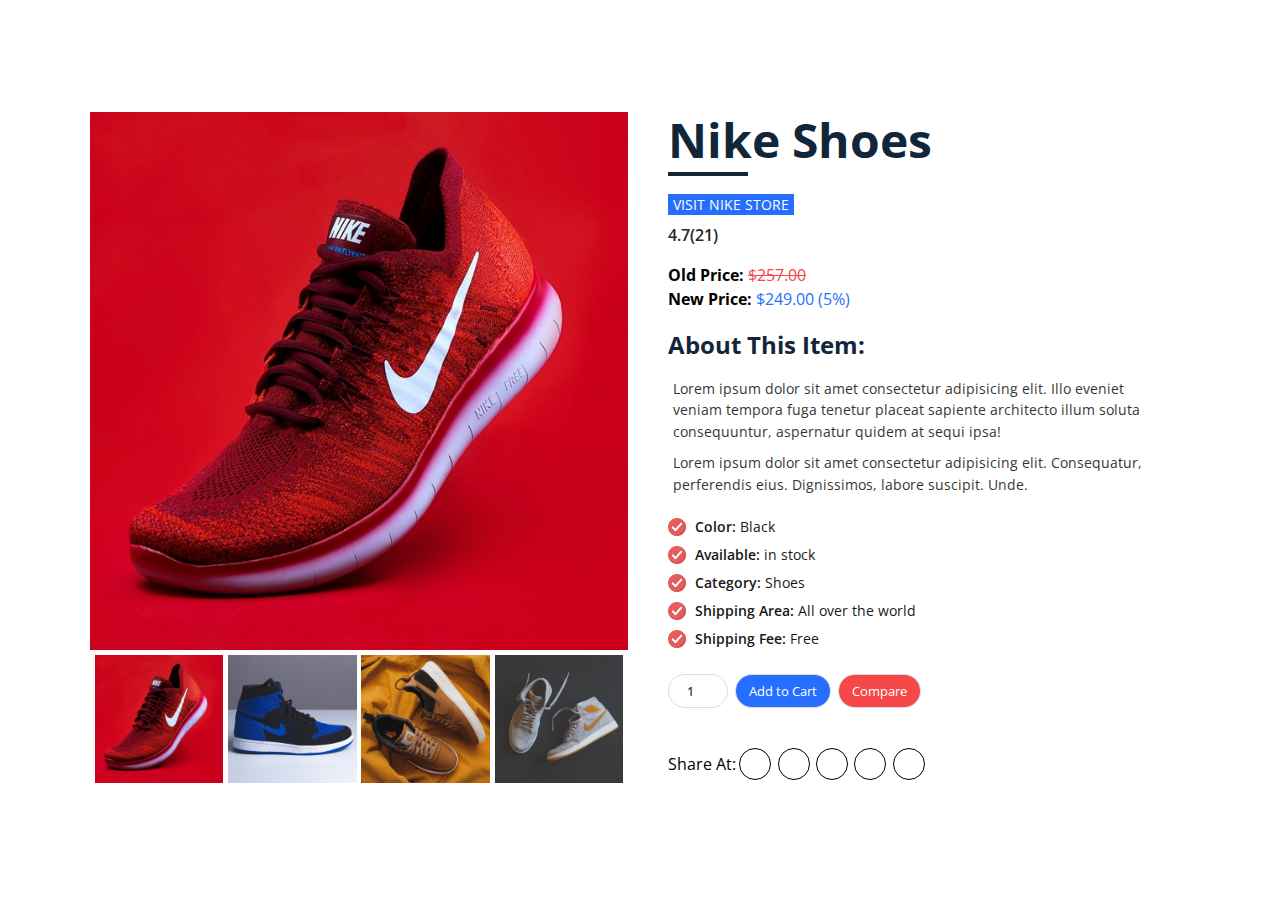
<file: Flipkart-Clone-Project-main/script/product-detail-card-slider-master/index.html>
<!DOCTYPE html>
<html>
  <head>
    <meta charset="utf-8">
    <meta http-equiv="X-UA-Compatible" content="IE=edge">
    <title>Product Card/Page</title>
    <meta name="viewport" content="width=device-width, initial-scale=1">
    <link rel="stylesheet" href="style.css">
    <link rel="stylesheet" href="https://cdnjs.cloudflare.com/ajax/libs/font-awesome/5.15.1/css/all.min.css" integrity="sha512-+4zCK9k+qNFUR5X+cKL9EIR+ZOhtIloNl9GIKS57V1MyNsYpYcUrUeQc9vNfzsWfV28IaLL3i96P9sdNyeRssA==" crossorigin="anonymous" />
  </head>
  <body>
    
    <div class = "card-wrapper">
      <div class = "card">
        <!-- card left -->
        <div class = "product-imgs">
          <div class = "img-display">
            <div class = "img-showcase">
              <img src = "shoes_images/shoe_1.jpg" alt = "shoe image">
              <img src = "shoes_images/shoe_2.jpg" alt = "shoe image">
              <img src = "shoes_images/shoe_3.jpg" alt = "shoe image">
              <img src = "shoes_images/shoe_4.jpg" alt = "shoe image">
            </div>
          </div>
          <div class = "img-select">
            <div class = "img-item">
              <a href = "#" data-id = "1">
                <img src = "shoes_images/shoe_1.jpg" alt = "shoe image">
              </a>
            </div>
            <div class = "img-item">
              <a href = "#" data-id = "2">
                <img src = "shoes_images/shoe_2.jpg" alt = "shoe image">
              </a>
            </div>
            <div class = "img-item">
              <a href = "#" data-id = "3">
                <img src = "shoes_images/shoe_3.jpg" alt = "shoe image">
              </a>
            </div>
            <div class = "img-item">
              <a href = "#" data-id = "4">
                <img src = "shoes_images/shoe_4.jpg" alt = "shoe image">
              </a>
            </div>
          </div>
        </div>
        <!-- card right -->
        <div class = "product-content">
          <h2 class = "product-title">nike shoes</h2>
          <a href = "#" class = "product-link">visit nike store</a>
          <div class = "product-rating">
            <i class = "fas fa-star"></i>
            <i class = "fas fa-star"></i>
            <i class = "fas fa-star"></i>
            <i class = "fas fa-star"></i>
            <i class = "fas fa-star-half-alt"></i>
            <span>4.7(21)</span>
          </div>

          <div class = "product-price">
            <p class = "last-price">Old Price: <span>$257.00</span></p>
            <p class = "new-price">New Price: <span>$249.00 (5%)</span></p>
          </div>

          <div class = "product-detail">
            <h2>about this item: </h2>
            <p>Lorem ipsum dolor sit amet consectetur adipisicing elit. Illo eveniet veniam tempora fuga tenetur placeat sapiente architecto illum soluta consequuntur, aspernatur quidem at sequi ipsa!</p>
            <p>Lorem ipsum dolor sit amet consectetur adipisicing elit. Consequatur, perferendis eius. Dignissimos, labore suscipit. Unde.</p>
            <ul>
              <li>Color: <span>Black</span></li>
              <li>Available: <span>in stock</span></li>
              <li>Category: <span>Shoes</span></li>
              <li>Shipping Area: <span>All over the world</span></li>
              <li>Shipping Fee: <span>Free</span></li>
            </ul>
          </div>

          <div class = "purchase-info">
            <input type = "number" min = "0" value = "1">
            <button type = "button" class = "btn">
              Add to Cart <i class = "fas fa-shopping-cart"></i>
            </button>
            <button type = "button" class = "btn">Compare</button>
          </div>

          <div class = "social-links">
            <p>Share At: </p>
            <a href = "#">
              <i class = "fab fa-facebook-f"></i>
            </a>
            <a href = "#">
              <i class = "fab fa-twitter"></i>
            </a>
            <a href = "#">
              <i class = "fab fa-instagram"></i>
            </a>
            <a href = "#">
              <i class = "fab fa-whatsapp"></i>
            </a>
            <a href = "#">
              <i class = "fab fa-pinterest"></i>
            </a>
          </div>
        </div>
      </div>
    </div>

    
    <script src="script.js"></script>
  </body>
</html>
</file>
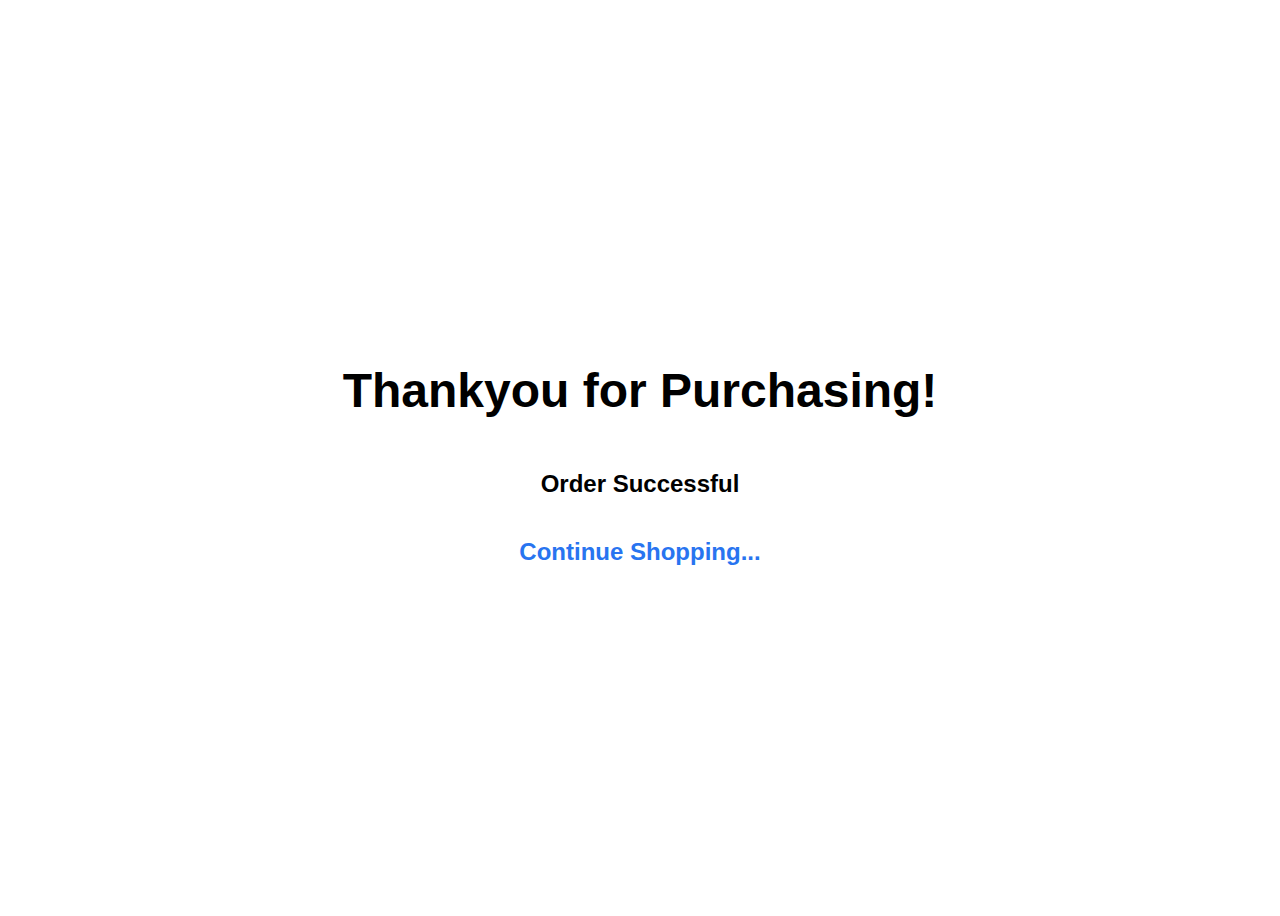
<file: Flipkart-Clone-Project-main/pages/success.html>
<!DOCTYPE html>
<html lang="en">
  <head>
    <meta charset="UTF-8" />
    <meta http-equiv="X-UA-Compatible" content="IE=edge" />
    <meta name="viewport" content="width=device-width, initial-scale=1.0" />
    <title>Order Success</title>
    <style>
      body {
        height: 100vh;
        display: flex;
        flex-direction: column;
        justify-content: center;
        align-items: center;
        font-family: -apple-system, BlinkMacSystemFont, "Segoe UI", Roboto,
          Oxygen, Ubuntu, Cantarell, "Open Sans", "Helvetica Neue", sans-serif;
      }

      h1 {
        font-size: 3rem;
      }
    </style>
  </head>
  <body>
    <h1>Thankyou for Purchasing!</h1>
    <h2>Order Successful</h2>
    <h2>
      <a
        href=""
        style="text-decoration: none; color: #2874f0"
        id="returnToHome"
        onmouseenter="document.querySelector('#returnToHome').style.color='#000'"
        onmouseleave="document.querySelector('#returnToHome').style.color='#2874F0'"
        >Continue Shopping...<span id="timer"></span
      ></a>
    </h2>
    <script>
      var seconds = 4;
      let timer = document.querySelector("#timer");
      let timeInt = setInterval(function () {
        timer.innerText = `${seconds--}s`;
      }, 1000);

      setTimeout(() => {
        clearInterval(timeInt);
        window.location.href = "../index.html";
      }, 4000);
    </script>
  </body>
</html>
</file>
<file: Flipkart-Clone-Project-main/script/product-detail-card-slider-master/style.css>
@import url('https://fonts.googleapis.com/css2?family=Open+Sans:wght@300;400;600;700;800&display=swap');

*{
    box-sizing: border-box;
    padding: 0;
    margin: 0;
    font-family: 'Open Sans', sans-serif;
}
body{
    line-height: 1.5;
}
.card-wrapper{
    max-width: 1100px;
    margin: 0 auto;
}
img{
    width: 100%;
    display: block;
}
.img-display{
    overflow: hidden;
}
.img-showcase{
    display: flex;
    width: 100%;
    transition: all 0.5s ease;
}
.img-showcase img{
    min-width: 100%;
}
.img-select{
    display: flex;
}
.img-item{
    margin: 0.3rem;
}
.img-item:nth-child(1),
.img-item:nth-child(2),
.img-item:nth-child(3){
    margin-right: 0;
}
.img-item:hover{
    opacity: 0.8;
}
.product-content{
    padding: 2rem 1rem;
}
.product-title{
    font-size: 3rem;
    text-transform: capitalize;
    font-weight: 700;
    position: relative;
    color: #12263a;
    margin: 1rem 0;
}
.product-title::after{
    content: "";
    position: absolute;
    left: 0;
    bottom: 0;
    height: 4px;
    width: 80px;
    background: #12263a;
}
.product-link{
    text-decoration: none;
    text-transform: uppercase;
    font-weight: 400;
    font-size: 0.9rem;
    display: inline-block;
    margin-bottom: 0.5rem;
    background: #256eff;
    color: #fff;
    padding: 0 0.3rem;
    transition: all 0.5s ease;
}
.product-link:hover{
    opacity: 0.9;
}
.product-rating{
    color: #ffc107;
}
.product-rating span{
    font-weight: 600;
    color: #252525;
}
.product-price{
    margin: 1rem 0;
    font-size: 1rem;
    font-weight: 700;
}
.product-price span{
    font-weight: 400;
}
.last-price span{
    color: #f64749;
    text-decoration: line-through;
}
.new-price span{
    color: #256eff;
}
.product-detail h2{
    text-transform: capitalize;
    color: #12263a;
    padding-bottom: 0.6rem;
}
.product-detail p{
    font-size: 0.9rem;
    padding: 0.3rem;
    opacity: 0.8;
}
.product-detail ul{
    margin: 1rem 0;
    font-size: 0.9rem;
}
.product-detail ul li{
    margin: 0;
    list-style: none;
    background: url(shoes_images/checked.png) left center no-repeat;
    background-size: 18px;
    padding-left: 1.7rem;
    margin: 0.4rem 0;
    font-weight: 600;
    opacity: 0.9;
}
.product-detail ul li span{
    font-weight: 400;
}
.purchase-info{
    margin: 1.5rem 0;
}
.purchase-info input,
.purchase-info .btn{
    border: 1.5px solid #ddd;
    border-radius: 25px;
    text-align: center;
    padding: 0.45rem 0.8rem;
    outline: 0;
    margin-right: 0.2rem;
    margin-bottom: 1rem;
}
.purchase-info input{
    width: 60px;
}
.purchase-info .btn{
    cursor: pointer;
    color: #fff;
}
.purchase-info .btn:first-of-type{
    background: #256eff;
}
.purchase-info .btn:last-of-type{
    background: #f64749;
}
.purchase-info .btn:hover{
    opacity: 0.9;
}
.social-links{
    display: flex;
    align-items: center;
}
.social-links a{
    display: flex;
    align-items: center;
    justify-content: center;
    width: 32px;
    height: 32px;
    color: #000;
    border: 1px solid #000;
    margin: 0 0.2rem;
    border-radius: 50%;
    text-decoration: none;
    font-size: 0.8rem;
    transition: all 0.5s ease;
}
.social-links a:hover{
    background: #000;
    border-color: transparent;
    color: #fff;
}

@media screen and (min-width: 992px){
    .card{
        display: grid;
        grid-template-columns: repeat(2, 1fr);
        grid-gap: 1.5rem;
    }
    .card-wrapper{
        height: 100vh;
        display: flex;
        justify-content: center;
        align-items: center;
    }
    .product-imgs{
        display: flex;
        flex-direction: column;
        justify-content: center;
    }
    .product-content{
        padding-top: 0;
    }
}
</file>
